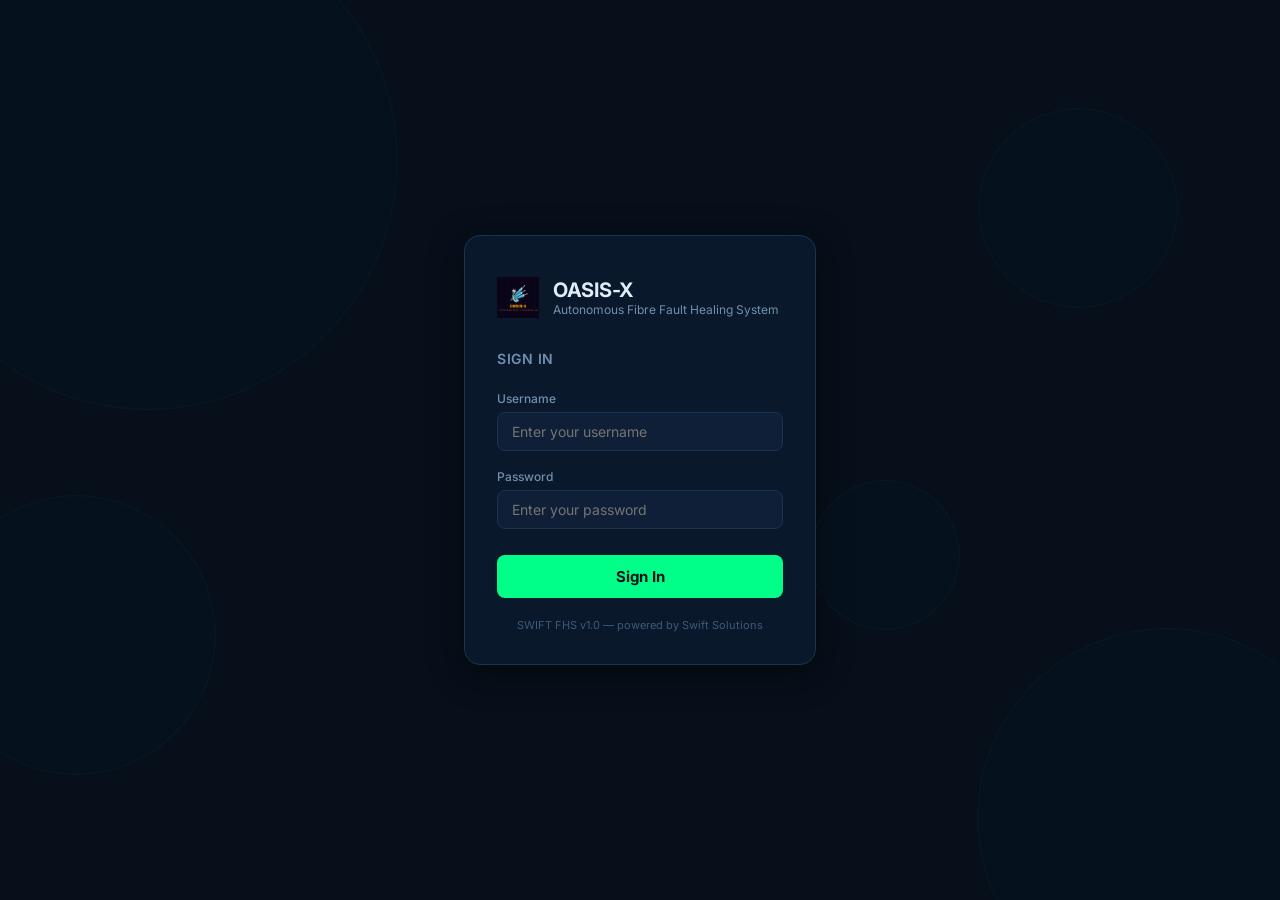
<file: login.html>
<!DOCTYPE html>
<html lang="en">
<head>
  <meta charset="UTF-8" />
  <meta name="viewport" content="width=device-width, initial-scale=1.0" />
  <title>OASIS-X — Login</title>
  <meta name="description" content="Login to OASIS-X Autonomous Fibre Fault Healing System" />
  <link rel="preconnect" href="https://fonts.googleapis.com" />
  <link href="https://fonts.googleapis.com/css2?family=Inter:wght@300;400;500;600;700;800&family=JetBrains+Mono:wght@400;500;600&display=swap" rel="stylesheet" />
  <link rel="icon" type="image/png" href="/static/oasis.png" />
  <style>
    * { margin: 0; padding: 0; box-sizing: border-box; }
    :root {
      --bg: #060f1a; --bg2: #0b1a2e; --bg3: #10233d;
      --border: #1a3450; --txt: #e0edf8; --txt2: #7090b0; --txt3: #3d5a7a;
      --accent: #00ff88; --accent-dim: rgba(0,255,136,0.15);
      --red: #ef4444; --font: 'Inter', system-ui, -apple-system, sans-serif;
    }
    html, body { height: 100%; background: var(--bg); color: var(--txt); font-family: var(--font); overflow: hidden; }
    body { display: flex; align-items: center; justify-content: center; position: relative; }

    /* ── Animated geometric background ── */
    .bg-shapes { position: fixed; inset: 0; pointer-events: none; overflow: hidden; z-index: 0; }
    .bg-shapes .shape {
      position: absolute; border-radius: 50%; opacity: 0.25;
      background: var(--bg2); border: 1px solid var(--border); will-change: transform;
      pointer-events: auto; cursor: pointer;
    }
    .shape-1 {
      width: 500px; height: 500px; top: -10%; left: -8%;
      animation: drift1 22s ease-in-out infinite alternate;
      background: radial-gradient(circle at 30% 30%, var(--bg3), transparent);
      border-radius: 42% 58% 65% 35% / 48% 52% 48% 52%;
    }
    .shape-2 {
      width: 380px; height: 380px; bottom: -12%; right: -6%;
      animation: drift2 26s ease-in-out infinite alternate;
      background: radial-gradient(circle at 70% 70%, var(--bg3), transparent);
      border-radius: 55% 45% 38% 62% / 52% 58% 42% 48%;
    }
    .shape-3 {
      width: 280px; height: 280px; top: 55%; left: -5%;
      animation: drift3 20s ease-in-out infinite alternate;
      background: radial-gradient(circle at 50% 50%, var(--border), transparent);
      border-radius: 62% 38% 48% 52% / 38% 55% 45% 62%;
      opacity: 0.12;
    }
    .shape-4 {
      width: 200px; height: 200px; top: 12%; right: 8%;
      animation: drift4 18s ease-in-out infinite alternate;
      background: radial-gradient(circle at 40% 60%, rgba(0,255,136,0.06), transparent);
      border: 1px solid rgba(0,255,136,0.08);
      border-radius: 30% 70% 70% 30% / 30% 30% 70% 70%;
      opacity: 0.4;
    }
    .shape-5 {
      width: 150px; height: 150px; bottom: 30%; right: 25%;
      animation: drift5 24s ease-in-out infinite alternate;
      background: var(--bg2);
      border-radius: 67% 33% 47% 53% / 57% 44% 56% 43%;
      opacity: 0.18;
    }
    .shape-6 {
      width: 60px; height: 60px; top: 30%; left: 50%;
      animation: drift6 15s ease-in-out infinite alternate;
      background: rgba(0,255,136,0.04);
      border: 1px solid rgba(0,255,136,0.06);
      border-radius: 50%;
      opacity: 0.3;
    }

    @keyframes drift1 {
      0%   { transform: translate(0, 0) rotate(0deg) scale(1); }
      100% { transform: translate(60px, 40px) rotate(12deg) scale(1.05); }
    }
    @keyframes drift2 {
      0%   { transform: translate(0, 0) rotate(0deg) scale(1); }
      100% { transform: translate(-50px, -30px) rotate(-8deg) scale(1.08); }
    }
    @keyframes drift3 {
      0%   { transform: translate(0, 0) rotate(0deg) scale(1); }
      100% { transform: translate(40px, -20px) rotate(15deg) scale(1.1); }
    }
    @keyframes drift4 {
      0%   { transform: translate(0, 0) rotate(0deg) scale(1); }
      100% { transform: translate(-20px, 30px) rotate(-10deg) scale(1.06); }
    }
    @keyframes drift5 {
      0%   { transform: translate(0, 0) rotate(0deg) scale(1); }
      100% { transform: translate(15px, -25px) rotate(20deg) scale(1.12); }
    }
    @keyframes drift6 {
      0%   { transform: translate(0, 0) scale(1); opacity: 0.3; }
      100% { transform: translate(30px, -40px) scale(1.5); opacity: 0.1; }
    }

    /* ── Disintegration particles ── */
    .particle {
      position: fixed; border-radius: 50%; pointer-events: none;
      z-index: 0; will-change: transform, opacity;
      animation: particleBurst 0.9s ease-out forwards;
    }
    @keyframes particleBurst {
      0%   { transform: translate(0, 0) scale(1); opacity: 0.6; }
      100% { transform: translate(var(--px), var(--py)) scale(0); opacity: 0; }
    }

    .login-wrap { position: relative; z-index: 1; width: 100%; max-width: 400px; padding: 24px; }
    .login-card {
      background: rgba(11,26,46,0.85); backdrop-filter: blur(12px);
      border: 1px solid var(--border); border-radius: 16px;
      padding: 40px 32px 32px; box-shadow: 0 8px 32px rgba(0,0,0,0.5);
    }
    .login-logo { display: flex; align-items: center; gap: 14px; margin-bottom: 32px; }
    .login-logo img { width: 42px; height: 42px; }
    .login-logo-text .title { font-size: 20px; font-weight: 700; letter-spacing: -0.3px; }
    .login-logo-text .sub { font-size: 12px; color: var(--txt2); }
    .login-title { font-size: 14px; font-weight: 600; color: var(--txt2); margin-bottom: 24px; text-transform: uppercase; letter-spacing: 0.5px; }
    .form-group { margin-bottom: 18px; }
    .form-group label { display: block; font-size: 12px; font-weight: 500; color: var(--txt2); margin-bottom: 6px; }
    .form-group input {
      width: 100%; padding: 10px 14px; border-radius: 8px; border: 1px solid var(--border);
      background: rgba(16,35,61,0.7); color: var(--txt); font-size: 14px; font-family: var(--font);
      outline: none; transition: border-color 0.2s;
    }
    .form-group input:focus { border-color: var(--accent); }
    .login-btn {
      width: 100%; padding: 12px; border-radius: 8px; border: none;
      background: var(--accent); color: #060f1a; font-size: 15px; font-weight: 700;
      cursor: pointer; font-family: var(--font); transition: opacity 0.2s; margin-top: 8px;
    }
    .login-btn:hover { opacity: 0.85; }
    .login-btn:disabled { opacity: 0.4; cursor: not-allowed; }
    .login-error { color: var(--red); font-size: 13px; margin-bottom: 8px; text-align: center; display: none; }
    .login-error.show { display: block; }
    .login-footer { text-align: center; margin-top: 20px; font-size: 11px; color: var(--txt3); }
    .login-spinner { display: none; vertical-align: middle; margin-right: 6px; }
    .login-btn.loading .login-spinner { display: inline-block; }
    .login-btn.loading .login-text { opacity: 0.6; }
  </style>
</head>
<body>
  <div class="bg-shapes">
    <div class="shape shape-1"></div>
    <div class="shape shape-2"></div>
    <div class="shape shape-3"></div>
    <div class="shape shape-4"></div>
    <div class="shape shape-5"></div>
    <div class="shape shape-6"></div>
  </div>
  <div class="login-wrap">
    <div class="login-card">
      <div class="login-logo">
        <img src="/static/oasis.png" alt="OASIS-X" />
        <div class="login-logo-text">
          <div class="title">OASIS-X</div>
          <div class="sub">Autonomous Fibre Fault Healing System</div>
        </div>
      </div>
      <div class="login-title">Sign in</div>
      <form id="login-form" autocomplete="off">
        <div class="form-group">
          <label for="username">Username</label>
          <input type="text" id="username" name="username" placeholder="Enter your username" required autocomplete="username" />
        </div>
        <div class="form-group">
          <label for="password">Password</label>
          <input type="password" id="password" name="password" placeholder="Enter your password" required autocomplete="current-password" />
        </div>
        <div class="login-error" id="login-error"></div>
        <button type="submit" class="login-btn" id="login-btn">
          <span class="login-spinner">⏳</span>
          <span class="login-text">Sign In</span>
        </button>
      </form>
      <div class="login-footer">SWIFT FHS v1.0 &mdash; powered by Swift Solutions</div>
    </div>
  </div>
  <script>
    /* ── Interactive blobs ── */
    const shapes = document.querySelectorAll('.bg-shapes .shape');
    const container = document.querySelector('.bg-shapes');
    const state = [];

    shapes.forEach((el, i) => {
      const cs = getComputedStyle(el);
      state[i] = {
        baseOpacity: parseFloat(cs.opacity),
        br: cs.borderRadius,
      };
    });

    let rafId = null;
    document.addEventListener('mousemove', (e) => {
      if (rafId) return;
      rafId = requestAnimationFrame(() => {
        rafId = null;
        const cx = window.innerWidth / 2, cy = window.innerHeight / 2;
        const dx = (e.clientX - cx) / cx, dy = (e.clientY - cy) / cy;
        shapes.forEach((el, i) => {
          const s = state[i];
          const f = 6 + i * 3;
          const rect = el.getBoundingClientRect();
          const ecx = rect.left + rect.width / 2, ecy = rect.top + rect.height / 2;
          const dist = Math.hypot(e.clientX - ecx, e.clientY - ecy);
          const close = Math.max(0, 1 - dist / 220);
          const morph = close * 18;
          const br = [
            [42,58,65,35,48,52,48,52], [55,45,38,62,52,58,42,48],
            [62,38,48,52,38,55,45,62], [30,70,70,30,30,30,70,70],
            [67,33,47,53,57,44,56,43], [50,50,50,50,50,50,50,50]
          ][i];
          const lerp = (a, b, t) => a + (b - a) * t;
          const jitter = (n) => n + (Math.random() - 0.5) * close * 20;
          const br1 = br.slice(0,4).map((v, idx) => jitter(lerp(v, 50 - idx * 3, close)) + '%').join(' ');
          const br2 = br.slice(4).map((v, idx) => jitter(lerp(v, 50 + idx * 2, close)) + '%').join(' ');
          el.style.transform = `translate(${dx * f + close * (Math.random() - 0.5) * 30}px, ${dy * f + close * (Math.random() - 0.5) * 30}px)`;
          el.style.borderRadius = br1 + ' / ' + br2;
          el.style.opacity = Math.min(1, s.baseOpacity + close * 0.3);
        });
      });
    });

    container.addEventListener('click', (e) => {
      const target = e.target.closest('.shape');
      if (!target) return;
      const rect = target.getBoundingClientRect();
      const cx = rect.left + rect.width / 2, cy = rect.top + rect.height / 2;
      const color = getComputedStyle(target).background;
      target.style.transition = 'opacity 0.3s';
      target.style.opacity = '0';
      setTimeout(() => target.remove(), 300);
      for (let i = 0; i < 24; i++) {
        const p = document.createElement('div');
        p.className = 'particle';
        const size = 4 + Math.random() * 24;
        const angle = Math.random() * 2 * Math.PI;
        const dist = 80 + Math.random() * 350;
        p.style.cssText = `
          left:${cx - size/2}px; top:${cy - size/2}px;
          width:${size}px; height:${size}px;
          background:${color};
          --px:${Math.cos(angle) * dist}px; --py:${Math.sin(angle) * dist}px;
          border: 1px solid rgba(0,255,136,0.15);
        `;
        container.appendChild(p);
        setTimeout(() => p.remove(), 1000);
      }
    });

    document.getElementById('login-form').addEventListener('submit', async (e) => {
      e.preventDefault();
      const btn = document.getElementById('login-btn');
      const err = document.getElementById('login-error');
      const username = document.getElementById('username').value.trim();
      const password = document.getElementById('password').value;
      if (!username || !password) { err.textContent = 'Please enter username and password'; err.classList.add('show'); return; }
      btn.classList.add('loading');
      btn.disabled = true;
      err.classList.remove('show');
      try {
        const r = await fetch('/api/auth/login', {
          method: 'POST',
          headers: { 'Content-Type': 'application/json' },
          body: JSON.stringify({ username, password }),
        });
        const data = await r.json();
        if (!r.ok) { err.textContent = data.detail || 'Login failed'; err.classList.add('show'); return; }
        localStorage.setItem('token', data.access_token);
        window.location.href = '/';
      } catch (e) {
        err.textContent = 'Connection error. Is the server running?';
        err.classList.add('show');
      } finally {
        btn.classList.remove('loading');
        btn.disabled = false;
      }
    });
  </script>
</body>
</html>
</file>
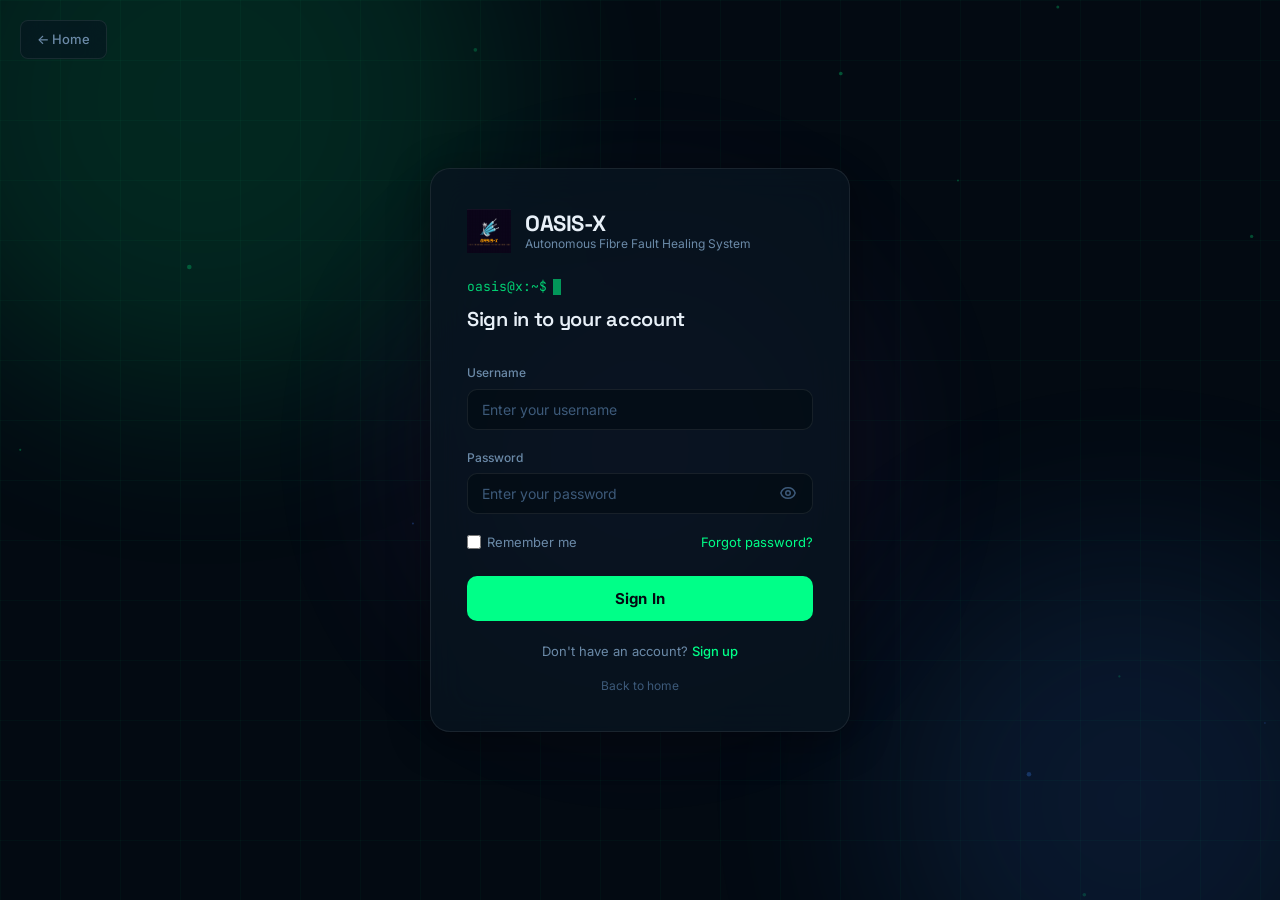
<file: static/login.html>
<!DOCTYPE html>
<html lang="en">
<head>
  <meta charset="UTF-8" />
  <meta name="viewport" content="width=device-width, initial-scale=1.0" />
  <title>OASIS-X — Login</title>
  <meta name="description" content="Login to OASIS-X Autonomous Fibre Fault Healing System" />
  <link rel="preconnect" href="https://fonts.googleapis.com" />
  <link rel="preconnect" href="https://fonts.gstatic.com" crossorigin />
  <link href="https://fonts.googleapis.com/css2?family=Space+Grotesk:wght@400;500;600;700&family=Inter:wght@300;400;500;600;700;800&family=JetBrains+Mono:wght@400;500;600&display=swap" rel="stylesheet" />
  <link rel="icon" type="image/png" href="/static/oasis.png" />
  <style>
    *, *::before, *::after { margin: 0; padding: 0; box-sizing: border-box; }

    :root {
      --bg: #030a12;
      --bg-card: rgba(8, 20, 32, 0.8);
      --accent: #00ff88;
      --blue: #3b82f6;
      --cyan: #22d3ee;
      --purple: #a855f7;
      --txt: #e8f0f8;
      --txt2: #6b8aa8;
      --txt3: #3d5a7a;
      --border: rgba(255, 255, 255, 0.08);
      --red: #ef4444;
      --font-display: 'Space Grotesk', sans-serif;
      --font-body: 'Inter', system-ui, -apple-system, sans-serif;
      --font-mono: 'JetBrains Mono', monospace;
    }

    html, body {
      height: 100%;
      background: var(--bg);
      color: var(--txt);
      font-family: var(--font-body);
      overflow-y: auto;
      line-height: 1.6;
    }

    /* ── Canvas background ── */
    #fibreCanvas {
      position: fixed;
      inset: 0;
      z-index: 0;
      pointer-events: none;
    }

    /* ── Animated grid ── */
    .grid-bg {
      position: fixed;
      inset: 0;
      z-index: 0;
      pointer-events: none;
      background-image:
        linear-gradient(rgba(0, 255, 136, 0.03) 1px, transparent 1px),
        linear-gradient(90deg, rgba(0, 255, 136, 0.03) 1px, transparent 1px);
      background-size: 60px 60px;
      animation: gridDrift 20s linear infinite;
    }

    @keyframes gridDrift {
      0% { transform: translate(0, 0); }
      100% { transform: translate(60px, 60px); }
    }

    /* ── Glowing orbs ── */
    .orb {
      position: fixed;
      border-radius: 50%;
      pointer-events: none;
      z-index: 0;
      filter: blur(100px);
      opacity: 0.12;
    }
    .orb-1 {
      width: 600px; height: 600px;
      background: var(--accent);
      top: -200px; left: -100px;
      animation: orbFloat1 18s ease-in-out infinite alternate;
    }
    .orb-2 {
      width: 500px; height: 500px;
      background: var(--blue);
      bottom: -150px; right: -100px;
      animation: orbFloat2 22s ease-in-out infinite alternate;
    }
    .orb-3 {
      width: 400px; height: 400px;
      background: var(--purple);
      top: 50%; left: 50%;
      transform: translate(-50%, -50%);
      animation: orbFloat3 15s ease-in-out infinite alternate;
    }

    @keyframes orbFloat1 {
      0% { transform: translate(0, 0) scale(1); }
      100% { transform: translate(80px, 60px) scale(1.1); }
    }
    @keyframes orbFloat2 {
      0% { transform: translate(0, 0) scale(1); }
      100% { transform: translate(-60px, -80px) scale(1.15); }
    }
    @keyframes orbFloat3 {
      0% { transform: translate(-50%, -50%) scale(1); }
      100% { transform: translate(-40%, -60%) scale(1.2); }
    }

    /* ── Back button ── */
    .back-home {
      position: fixed;
      top: 20px;
      left: 20px;
      z-index: 100;
      display: inline-flex;
      align-items: center;
      gap: 6px;
      padding: 8px 16px;
      border-radius: 8px;
      background: rgba(8, 20, 32, 0.6);
      backdrop-filter: blur(12px);
      border: 1px solid var(--border);
      color: var(--txt2);
      font-size: 13px;
      font-weight: 500;
      text-decoration: none;
      font-family: var(--font-body);
      transition: all 0.2s ease;
    }
    .back-home:hover {
      color: var(--accent);
      border-color: rgba(0, 255, 136, 0.3);
      background: rgba(0, 255, 136, 0.06);
    }

    /* ── Login wrapper ── */
    .login-wrap {
      position: relative;
      z-index: 1;
      display: flex;
      align-items: center;
      justify-content: center;
      min-height: 100vh;
      padding: 40px 24px;
    }

    /* ── Login card ── */
    .login-card {
      width: 100%;
      max-width: 420px;
      background: var(--bg-card);
      backdrop-filter: blur(20px);
      -webkit-backdrop-filter: blur(20px);
      border: 1px solid var(--border);
      border-radius: 20px;
      padding: 40px 36px 36px;
      box-shadow: 0 8px 40px rgba(0, 0, 0, 0.4);
      transition: box-shadow 0.3s ease;
    }
    .login-card:hover {
      box-shadow: 0 0 40px rgba(0, 255, 136, 0.08);
    }

    /* ── Logo ── */
    .login-logo {
      display: flex;
      align-items: center;
      gap: 14px;
      margin-bottom: 8px;
      text-decoration: none;
    }
    .login-logo img {
      width: 44px;
      height: 44px;
    }
    .login-logo-text {
      display: flex;
      flex-direction: column;
    }
    .login-logo-text .title {
      font-family: var(--font-display);
      font-size: 22px;
      font-weight: 700;
      color: var(--txt);
      letter-spacing: -0.5px;
      line-height: 1.2;
    }
    .login-logo-text .sub {
      font-size: 12px;
      color: var(--txt2);
      line-height: 1.3;
    }

    /* ── Terminal prefix ── */
    .terminal-prefix {
      display: flex;
      align-items: center;
      gap: 6px;
      margin: 24px 0 6px;
      font-family: var(--font-mono);
      font-size: 13px;
      color: var(--accent);
      opacity: 0.8;
    }
    .terminal-prefix .cursor {
      display: inline-block;
      width: 8px;
      height: 16px;
      background: var(--accent);
      animation: blink 1s step-end infinite;
      opacity: 0.7;
    }
    @keyframes blink {
      50% { opacity: 0; }
    }

    /* ── Heading ── */
    .login-heading {
      font-family: var(--font-display);
      font-size: 20px;
      font-weight: 600;
      color: var(--txt);
      margin-bottom: 28px;
      letter-spacing: -0.3px;
    }

    /* ── Form groups ── */
    .form-group {
      margin-bottom: 18px;
    }
    .form-group label {
      display: block;
      font-size: 12px;
      font-weight: 500;
      color: var(--txt2);
      margin-bottom: 6px;
    }
    .input-wrap {
      position: relative;
    }
    .form-group input {
      width: 100%;
      padding: 11px 14px;
      border-radius: 10px;
      border: 1px solid var(--border);
      background: rgba(3, 10, 18, 0.6);
      color: var(--txt);
      font-size: 14px;
      font-family: var(--font-body);
      outline: none;
      transition: border-color 0.2s ease, box-shadow 0.2s ease;
    }
    .form-group input::placeholder {
      color: var(--txt3);
    }
    .form-group input:focus {
      border-color: rgba(0, 255, 136, 0.4);
      box-shadow: 0 0 0 3px rgba(0, 255, 136, 0.06);
    }

    /* ── Password toggle ── */
    .toggle-pw {
      position: absolute;
      top: 50%;
      right: 12px;
      transform: translateY(-50%);
      background: none;
      border: none;
      cursor: pointer;
      color: var(--txt3);
      padding: 4px;
      display: flex;
      align-items: center;
      justify-content: center;
      transition: color 0.2s;
    }
    .toggle-pw:hover {
      color: var(--txt2);
    }
    .toggle-pw svg {
      width: 18px;
      height: 18px;
    }

    /* ── Remember / Forgot row ── */
    .form-options {
      display: flex;
      align-items: center;
      justify-content: space-between;
      margin-bottom: 24px;
      font-size: 13px;
    }
    .form-options label {
      display: flex;
      align-items: center;
      gap: 6px;
      color: var(--txt2);
      cursor: pointer;
      user-select: none;
    }
    .form-options input[type="checkbox"] {
      width: 14px;
      height: 14px;
      accent-color: var(--accent);
      cursor: pointer;
    }
    .form-options a {
      color: var(--accent);
      text-decoration: none;
      font-size: 13px;
      transition: opacity 0.2s;
    }
    .form-options a:hover {
      opacity: 0.8;
    }

    /* ── Submit button ── */
    .login-btn {
      width: 100%;
      padding: 13px;
      border-radius: 10px;
      border: none;
      background: var(--accent);
      color: #030a12;
      font-size: 15px;
      font-weight: 700;
      font-family: var(--font-body);
      cursor: pointer;
      transition: opacity 0.2s ease, transform 0.15s ease;
      letter-spacing: 0.2px;
    }
    .login-btn:hover {
      opacity: 0.9;
    }
    .login-btn:active {
      transform: scale(0.985);
    }
    .login-btn:disabled {
      opacity: 0.5;
      cursor: not-allowed;
      transform: none;
    }

    /* ── Error message ── */
    .login-error {
      color: var(--red);
      font-size: 13px;
      text-align: center;
      margin-bottom: 12px;
      display: none;
      line-height: 1.4;
    }
    .login-error.show {
      display: block;
    }

    /* ── Footer links ── */
    .login-footer {
      text-align: center;
      margin-top: 20px;
      font-size: 13px;
      color: var(--txt2);
    }
    .login-footer a {
      color: var(--accent);
      text-decoration: none;
      font-weight: 500;
      transition: opacity 0.2s;
    }
    .login-footer a:hover {
      opacity: 0.8;
    }
    .login-bottom-link {
      text-align: center;
      margin-top: 14px;
      font-size: 12px;
    }
    .login-bottom-link a {
      color: var(--txt3);
      text-decoration: none;
      transition: color 0.2s;
    }
    .login-bottom-link a:hover {
      color: var(--txt2);
    }

    /* ── Responsive ── */
    @media (max-width: 480px) {
      .login-wrap {
        padding: 24px 16px;
        align-items: flex-start;
        padding-top: 60px;
      }
      .login-card {
        padding: 32px 20px 28px;
        border-radius: 16px;
      }
      .login-logo img {
        width: 36px;
        height: 36px;
      }
      .login-logo-text .title {
        font-size: 18px;
      }
      .login-heading {
        font-size: 18px;
      }
      .form-group input {
        padding: 10px 12px;
        font-size: 13px;
      }
      .login-btn {
        padding: 12px;
        font-size: 14px;
      }
    }
  </style>
</head>
<body>

  <!-- Background layers -->
  <canvas id="fibreCanvas"></canvas>
  <div class="grid-bg"></div>
  <div class="orb orb-1"></div>
  <div class="orb orb-2"></div>
  <div class="orb orb-3"></div>

  <!-- Back button -->
  <a href="/" class="back-home">&larr; Home</a>

  <!-- Login card -->
  <div class="login-wrap">
    <div class="login-card">

      <a href="/" class="login-logo">
        <img src="/static/oasis.png" alt="OASIS-X" />
        <div class="login-logo-text">
          <div class="title">OASIS-X</div>
          <div class="sub">Autonomous Fibre Fault Healing System</div>
        </div>
      </a>

      <div class="terminal-prefix">
        <span>oasis@x:~$</span>
        <span class="cursor"></span>
      </div>

      <h1 class="login-heading">Sign in to your account</h1>

      <form id="login-form" autocomplete="off">
        <div class="form-group">
          <label for="username">Username</label>
          <input type="text" id="username" name="username" placeholder="Enter your username" required autocomplete="username" />
        </div>

        <div class="form-group">
          <label for="password">Password</label>
          <div class="input-wrap">
            <input type="password" id="password" name="password" placeholder="Enter your password" required autocomplete="current-password" />
            <button type="button" class="toggle-pw" id="togglePw" aria-label="Show password">
              <svg id="eyeOpen" xmlns="http://www.w3.org/2000/svg" fill="none" viewBox="0 0 24 24" stroke="currentColor" stroke-width="2">
                <path stroke-linecap="round" stroke-linejoin="round" d="M15 12a3 3 0 11-6 0 3 3 0 016 0z" />
                <path stroke-linecap="round" stroke-linejoin="round" d="M2.458 12C3.732 7.943 7.523 5 12 5c4.478 0 8.268 2.943 9.542 7-1.274 4.057-5.064 7-9.542 7-4.477 0-8.268-2.943-9.542-7z" />
              </svg>
              <svg id="eyeClosed" xmlns="http://www.w3.org/2000/svg" fill="none" viewBox="0 0 24 24" stroke="currentColor" stroke-width="2" style="display:none">
                <path stroke-linecap="round" stroke-linejoin="round" d="M13.875 18.825A10.05 10.05 0 0112 19c-4.478 0-8.268-2.943-9.543-7a9.97 9.97 0 011.563-3.029m5.858.908a3 3 0 114.243 4.243M9.878 9.878l4.242 4.242M3 3l18 18" />
              </svg>
            </button>
          </div>
        </div>

        <div class="form-options">
          <label>
            <input type="checkbox" id="remember" />
            Remember me
          </label>
          <a href="#" id="forgot-password-link">Forgot password?</a>
        </div>

        <div class="login-error" id="login-error"></div>

        <button type="submit" class="login-btn" id="login-btn">Sign In</button>
      </form>

      <div class="login-footer">
        Don't have an account? <a href="/signup">Sign up</a>
      </div>
      <div class="login-bottom-link">
        <a href="/">Back to home</a>
      </div>

    </div>
  </div>

  <!-- Forgot Password Modal -->
  <div id="forgot-modal" style="display:none;position:fixed;inset:0;z-index:1000;background:rgba(0,0,0,0.7);backdrop-filter:blur(4px);align-items:center;justify-content:center;">
    <div style="background:rgba(8,20,32,0.95);border:1px solid rgba(255,255,255,0.08);border-radius:16px;padding:32px;max-width:400px;width:90%;position:relative;backdrop-filter:blur(20px);">
      <button onclick="document.getElementById('forgot-modal').style.display='none'" style="position:absolute;top:12px;right:12px;background:none;border:none;color:#6b8aa8;font-size:18px;cursor:pointer;transition:color 0.2s;" onmouseover="this.style.color='#e8f0f8'" onmouseout="this.style.color='#6b8aa8'">&#10005;</button>
      <h3 style="font-family:'Space Grotesk',sans-serif;font-size:18px;font-weight:700;color:#e8f0f8;margin-bottom:8px;">Reset Password</h3>
      <p style="font-size:13px;color:#6b8aa8;margin-bottom:20px;">Enter your email address and we'll send you a link to reset your password.</p>
      <div style="margin-bottom:16px;">
        <label style="display:block;font-size:12px;font-weight:500;color:#6b8aa8;margin-bottom:6px;">Email Address</label>
        <input type="email" id="forgot-email" placeholder="Enter your email" style="width:100%;padding:10px 14px;border-radius:10px;border:1px solid rgba(255,255,255,0.08);background:rgba(3,10,18,0.6);color:#e8f0f8;font-size:14px;font-family:'Inter',sans-serif;outline:none;transition:border-color 0.2s;" onfocus="this.style.borderColor='rgba(0,255,136,0.4)'" onblur="this.style.borderColor='rgba(255,255,255,0.08)'" />
      </div>
      <div id="forgot-message" style="font-size:13px;margin-bottom:12px;display:none;"></div>
      <button onclick="handleForgotPassword()" style="width:100%;padding:12px;border-radius:10px;border:none;background:#00ff88;color:#030a12;font-size:15px;font-weight:700;cursor:pointer;font-family:'Inter',sans-serif;transition:opacity 0.2s;" onmouseover="this.style.opacity='0.9'" onmouseout="this.style.opacity='1'">Send Reset Link</button>
    </div>
  </div>

  <script>
    /* ── Canvas fibre-optic particles ── */
    (function() {
      const canvas = document.getElementById('fibreCanvas');
      const ctx = canvas.getContext('2d');
      let w, h;

      function resize() {
        w = canvas.width = window.innerWidth;
        h = canvas.height = window.innerHeight;
      }
      resize();
      window.addEventListener('resize', resize);

      const DOTS = 18;
      const dots = [];

      for (let i = 0; i < DOTS; i++) {
        dots.push({
          x: Math.random() * (w || window.innerWidth),
          y: Math.random() * (h || window.innerHeight),
          vx: (Math.random() - 0.5) * 0.3,
          vy: (Math.random() - 0.5) * 0.15 - 0.1,
          r: Math.random() * 1.5 + 0.8,
          alpha: Math.random() * 0.25 + 0.08,
          color: Math.random() > 0.3
            ? `rgba(0, 255, 136, ALPHA)`
            : `rgba(59, 130, 246, ALPHA)`,
        });
      }

      function draw() {
        ctx.clearRect(0, 0, w, h);

        for (const d of dots) {
          d.x += d.vx;
          d.y += d.vy;

          if (d.x < -10) d.x = w + 10;
          if (d.x > w + 10) d.x = -10;
          if (d.y < -10) d.y = h + 10;
          if (d.y > h + 10) d.y = -10;

          ctx.beginPath();
          ctx.arc(d.x, d.y, d.r, 0, Math.PI * 2);
          ctx.fillStyle = d.color.replace('ALPHA', d.alpha);
          ctx.fill();
        }

        requestAnimationFrame(draw);
      }
      draw();
    })();

    /* ── Password show/hide toggle ── */
    const pwInput = document.getElementById('password');
    const toggleBtn = document.getElementById('togglePw');
    const eyeOpen = document.getElementById('eyeOpen');
    const eyeClosed = document.getElementById('eyeClosed');

    toggleBtn.addEventListener('click', function() {
      const isPassword = pwInput.type === 'password';
      pwInput.type = isPassword ? 'text' : 'password';
      eyeOpen.style.display = isPassword ? 'none' : 'block';
      eyeClosed.style.display = isPassword ? 'block' : 'none';
    });

    /* ── Forgot Password modal ── */
    document.getElementById('forgot-password-link').addEventListener('click', function(e) {
      e.preventDefault();
      document.getElementById('forgot-modal').style.display = 'flex';
    });

    document.getElementById('forgot-modal').addEventListener('click', function(e) {
      if (e.target === this) this.style.display = 'none';
    });

    function handleForgotPassword() {
      const email = document.getElementById('forgot-email').value.trim();
      const msg = document.getElementById('forgot-message');
      if (!email) {
        msg.textContent = 'Please enter your email address.';
        msg.style.color = '#ef4444';
        msg.style.display = 'block';
        return;
      }
      msg.textContent = 'If an account exists with this email, a password reset link has been sent.';
      msg.style.color = '#00ff88';
      msg.style.display = 'block';
      setTimeout(function() {
        document.getElementById('forgot-modal').style.display = 'none';
        msg.style.display = 'none';
        document.getElementById('forgot-email').value = '';
      }, 3000);
    }

    /* ── Login form submission ── */
    document.getElementById('login-form').addEventListener('submit', async function(e) {
      e.preventDefault();

      const btn = document.getElementById('login-btn');
      const err = document.getElementById('login-error');
      const username = document.getElementById('username').value.trim();
      const password = document.getElementById('password').value;

      if (!username || !password) {
        err.textContent = 'Please enter both username and password.';
        err.classList.add('show');
        return;
      }

      btn.disabled = true;
      btn.textContent = 'Signing in...';
      err.classList.remove('show');

      try {
        const res = await fetch('/api/auth/login', {
          method: 'POST',
          headers: { 'Content-Type': 'application/json' },
          body: JSON.stringify({ username: username, password: password }),
        });

        const data = await res.json();

        if (!res.ok) {
          err.textContent = data.detail || 'Login failed. Please check your credentials.';
          err.classList.add('show');
          btn.disabled = false;
          btn.textContent = 'Sign In';
          return;
        }

        localStorage.setItem('token', data.access_token);
        window.location.href = '/dashboard';
      } catch (error) {
        err.textContent = 'Connection error. Is the server running?';
        err.classList.add('show');
        btn.disabled = false;
        btn.textContent = 'Sign In';
      }
    });
  </script>
  <script src="/static/transition.js"></script>
</body>
</html>
</file>
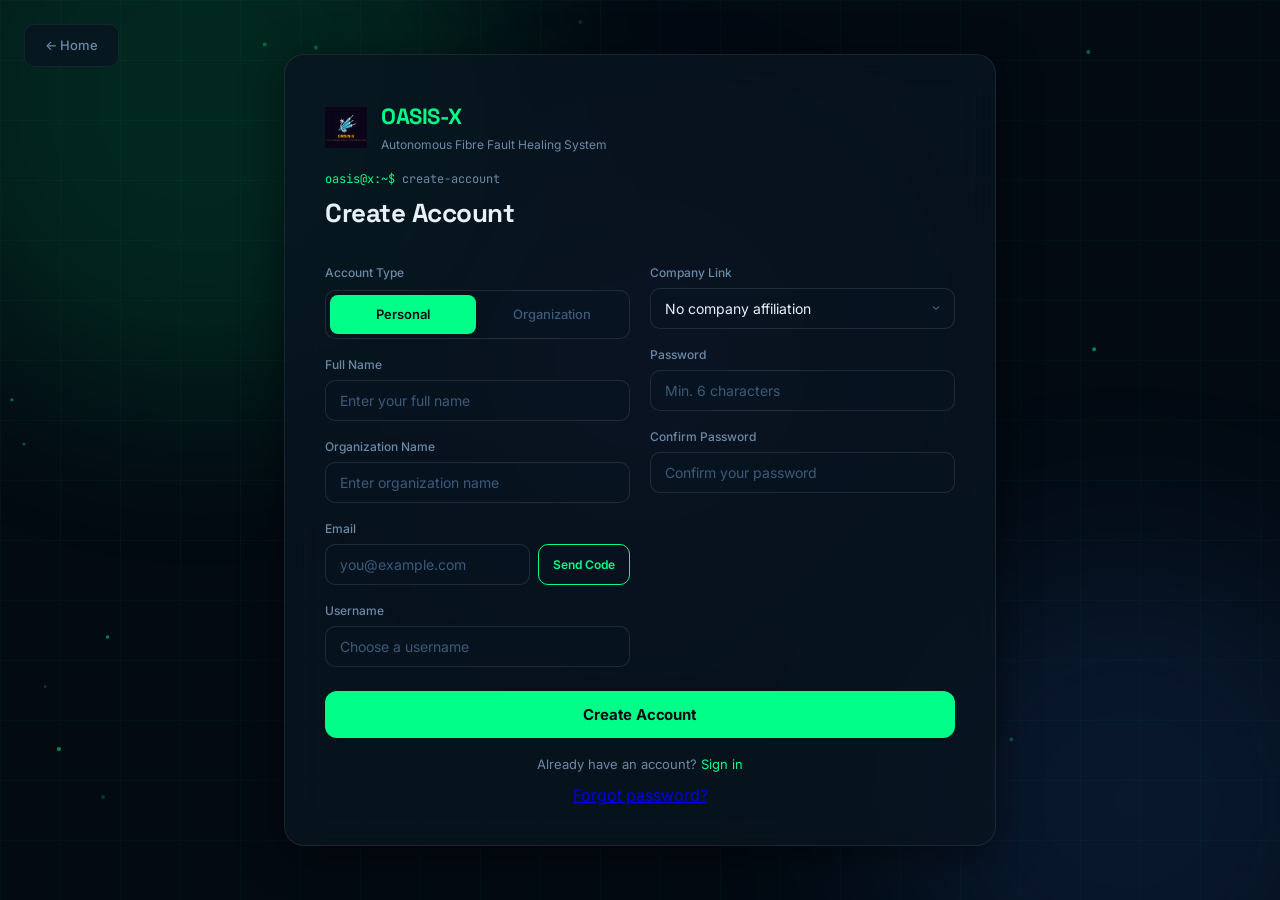
<file: static/signup.html>
<!DOCTYPE html>
<html lang="en">
<head>
  <meta charset="UTF-8" />
  <meta name="viewport" content="width=device-width, initial-scale=1.0" />
  <title>OASIS-X — Create Account</title>
  <meta name="description" content="Create an account for OASIS-X Autonomous Fibre Fault Healing System" />
  <link rel="preconnect" href="https://fonts.googleapis.com" />
  <link rel="preconnect" href="https://fonts.gstatic.com" crossorigin />
  <link href="https://fonts.googleapis.com/css2?family=Space+Grotesk:wght@400;500;600;700&family=Inter:wght@300;400;500;600;700;800&family=JetBrains+Mono:wght@400;500;600&display=swap" rel="stylesheet" />
  <link rel="icon" type="image/png" href="/static/oasis.png" />
  <style>
    *, *::before, *::after { margin: 0; padding: 0; box-sizing: border-box; }

    :root {
      --bg: #030a12;
      --bg2: #081420;
      --accent: #00ff88;
      --accent-dim: rgba(0, 255, 136, 0.15);
      --blue: #3b82f6;
      --purple: #a855f7;
      --red: #ef4444;
      --txt: #e8f0f8;
      --txt2: #6b8aa8;
      --txt3: #3d5a7a;
      --border: rgba(255, 255, 255, 0.06);
      --border2: rgba(255, 255, 255, 0.1);
      --font-display: 'Space Grotesk', sans-serif;
      --font-body: 'Inter', system-ui, -apple-system, sans-serif;
      --font-mono: 'JetBrains Mono', monospace;
    }

    html { scroll-behavior: smooth; }

    body {
      background: var(--bg);
      color: var(--txt);
      font-family: var(--font-body);
      overflow-y: auto;
      overflow-x: hidden;
      line-height: 1.6;
      display: flex;
      align-items: center;
      justify-content: center;
      min-height: 100vh;
    }

    /* ── Canvas background ── */
    #fibreCanvas {
      position: fixed;
      inset: 0;
      z-index: 0;
      pointer-events: none;
    }

    /* ── Animated grid ── */
    .grid-bg {
      position: fixed;
      inset: 0;
      z-index: 0;
      pointer-events: none;
      background-image:
        linear-gradient(rgba(0, 255, 136, 0.03) 1px, transparent 1px),
        linear-gradient(90deg, rgba(0, 255, 136, 0.03) 1px, transparent 1px);
      background-size: 60px 60px;
      animation: gridDrift 20s linear infinite;
    }

    @keyframes gridDrift {
      0% { transform: translate(0, 0); }
      100% { transform: translate(60px, 60px); }
    }

    /* ── Glowing orbs ── */
    .orb {
      position: fixed;
      border-radius: 50%;
      pointer-events: none;
      z-index: 0;
      filter: blur(100px);
      opacity: 0.12;
    }
    .orb-1 {
      width: 600px; height: 600px;
      background: var(--accent);
      top: -200px; left: -100px;
      animation: orbFloat1 18s ease-in-out infinite alternate;
    }
    .orb-2 {
      width: 500px; height: 500px;
      background: var(--blue);
      bottom: -150px; right: -100px;
      animation: orbFloat2 22s ease-in-out infinite alternate;
    }
    .orb-3 {
      width: 400px; height: 400px;
      background: var(--purple);
      top: 40%; left: 50%;
      transform: translate(-50%, -50%);
      animation: orbFloat3 15s ease-in-out infinite alternate;
    }

    @keyframes orbFloat1 {
      0% { transform: translate(0, 0) scale(1); }
      100% { transform: translate(80px, 60px) scale(1.1); }
    }
    @keyframes orbFloat2 {
      0% { transform: translate(0, 0) scale(1); }
      100% { transform: translate(-60px, -80px) scale(1.15); }
    }
    @keyframes orbFloat3 {
      0% { transform: translate(-50%, -50%) scale(1); }
      100% { transform: translate(-40%, -60%) scale(1.2); }
    }

    /* ── Back button ── */
    .back-to-landing {
      position: fixed; top: 24px; left: 24px; z-index: 100;
      padding: 10px 20px; border-radius: 10px;
      background: rgba(8, 20, 32, 0.8); backdrop-filter: blur(12px);
      border: 1px solid var(--border); color: var(--txt2);
      font-size: 13px; font-weight: 500; text-decoration: none;
      transition: all 0.25s; font-family: var(--font-body);
      display: inline-flex; align-items: center; gap: 6px;
    }
    .back-to-landing:hover {
      color: var(--accent);
      border-color: rgba(0, 255, 136, 0.3);
      background: rgba(0, 255, 136, 0.05);
    }

    /* ── Card wrapper ── */
    .signup-wrap {
      position: relative; z-index: 1;
      width: 100%; max-width: 760px; padding: 24px;
    }

    /* ── Glass card ── */
    .signup-card {
      background: rgba(8, 20, 32, 0.8);
      backdrop-filter: blur(20px);
      -webkit-backdrop-filter: blur(20px);
      border: 1px solid rgba(255, 255, 255, 0.08);
      border-radius: 20px;
      padding: 44px 40px 36px;
      box-shadow: 0 8px 40px rgba(0, 0, 0, 0.5);
      transition: box-shadow 0.35s ease, border-color 0.35s ease;
    }
    .signup-card:hover {
      border-color: rgba(255, 255, 255, 0.12);
      box-shadow: 0 8px 40px rgba(0, 0, 0, 0.5), 0 0 60px rgba(0, 255, 136, 0.04);
    }

    /* ── Logo ── */
    .signup-logo {
      display: flex; align-items: center; gap: 14px; margin-bottom: 6px;
      text-decoration: none;
    }
    .signup-logo img {
      width: 42px; height: 42px; position: relative;
    }
    .signup-logo img.loading {
      animation: logoBrighten 1.5s ease-in-out infinite;
    }
    @keyframes logoBrighten {
      0%   { filter: brightness(0.4) saturate(0.5); }
      50%  { filter: brightness(1.2) saturate(1.2); }
      100% { filter: brightness(0.4) saturate(0.5); }
    }
    .signup-logo-text .title {
      font-family: var(--font-display);
      font-size: 22px; font-weight: 700; letter-spacing: -0.5px;
      color: var(--accent);
    }
    .signup-logo-text .sub {
      font-size: 12px; color: var(--txt2); font-weight: 400;
    }

    /* ── Terminal prefix ── */
    .terminal-prefix {
      font-family: var(--font-mono);
      font-size: 12px;
      color: var(--txt2);
      margin: 16px 0 4px;
      user-select: none;
    }
    .terminal-prefix span { color: var(--accent); }

    /* ── Heading ── */
    .signup-heading {
      font-family: var(--font-display);
      font-size: 26px;
      font-weight: 700;
      color: var(--txt);
      margin-bottom: 28px;
      letter-spacing: -0.5px;
    }

    /* ── Two-column grid ── */
    .signup-columns {
      display: grid;
      grid-template-columns: 1fr 1fr;
      gap: 20px;
    }
    .signup-col {
      display: flex; flex-direction: column;
    }

    /* ── Form groups ── */
    .form-group { margin-bottom: 16px; }
    .form-group label {
      display: block; font-size: 12px; font-weight: 500;
      color: var(--txt2); margin-bottom: 6px;
    }
    .form-group input, .form-group select {
      width: 100%; padding: 11px 14px; border-radius: 10px;
      border: 1px solid var(--border2);
      background: rgba(8, 20, 32, 0.6); color: var(--txt);
      font-size: 14px; font-family: var(--font-body);
      outline: none; transition: border-color 0.25s, box-shadow 0.25s;
    }
    .form-group input::placeholder { color: var(--txt3); }
    .form-group input:focus, .form-group select:focus {
      border-color: var(--accent);
      box-shadow: 0 0 0 3px rgba(0, 255, 136, 0.08);
    }
    .form-group select {
      cursor: pointer; appearance: none;
      background-image: url("data:image/svg+xml,%3Csvg xmlns='http://www.w3.org/2000/svg' width='12' height='12' viewBox='0 0 24 24' fill='none' stroke='%236b8aa8' stroke-width='2'%3E%3Cpath d='M6 9l6 6 6-6'/%3E%3C/svg%3E");
      background-repeat: no-repeat;
      background-position: right 12px center;
    }
    .form-group select option { background: var(--bg2); color: var(--txt); }
    .form-group.hidden { display: none; }

    /* ── Account type toggle ── */
    .toggle-group { margin-bottom: 16px; }
    .toggle-group > label {
      display: block; font-size: 12px; font-weight: 500;
      color: var(--txt2); margin-bottom: 8px;
    }
    .toggle-row {
      display: flex; gap: 4px;
      background: rgba(8, 20, 32, 0.6);
      border: 1px solid var(--border2); border-radius: 10px;
      padding: 4px;
    }
    .toggle-opt {
      flex: 1; text-align: center; padding: 9px 12px; border-radius: 8px;
      font-size: 13px; font-weight: 500; cursor: pointer;
      transition: all 0.25s; color: var(--txt3); user-select: none;
    }
    .toggle-opt:hover { color: var(--txt2); }
    .toggle-opt.active {
      background: var(--accent); color: #030a12; font-weight: 600;
    }

    /* ── Create Account button ── */
    .signup-btn {
      width: 100%; padding: 14px; border-radius: 12px; border: none;
      background: var(--accent); color: #030a12;
      font-size: 15px; font-weight: 700; font-family: var(--font-body);
      cursor: pointer; transition: all 0.25s; margin-top: 8px;
      letter-spacing: -0.2px;
    }
    .signup-btn:hover {
      box-shadow: 0 0 30px rgba(0, 255, 136, 0.3), 0 4px 16px rgba(0, 255, 136, 0.2);
      transform: translateY(-1px);
    }
    .signup-btn:disabled { opacity: 0.4; cursor: not-allowed; transform: none; box-shadow: none; }
    .signup-btn .spinner { display: none; vertical-align: middle; margin-right: 8px; }
    .signup-btn.loading .spinner { display: inline-block; }
    .signup-btn.loading .btn-label { opacity: 0.6; }

    /* ── Error ── */
    .signup-error {
      color: var(--red); font-size: 13px; margin-bottom: 8px;
      text-align: center; display: none;
    }
    .signup-error.show { display: block; }

    /* ── Footer links (under button) ── */
    .signup-footer {
      text-align: center; margin-top: 16px;
      font-size: 13px; color: var(--txt2);
    }
    .signup-footer a {
      color: var(--accent); text-decoration: none; transition: opacity 0.2s;
    }
    .signup-footer a:hover { opacity: 0.8; text-decoration: underline; }
    .signup-footer-links {
      display: flex; align-items: center; justify-content: center;
      gap: 20px; margin-top: 8px;
    }

    /* ── Responsive ── */
    @media (max-width: 768px) {
      .signup-columns { grid-template-columns: 1fr; }
      .signup-wrap { padding: 16px; }
      .signup-card { padding: 32px 24px 28px; }
    }

    @media (max-width: 480px) {
      .signup-wrap { padding: 12px; }
      .signup-card { padding: 28px 20px 24px; border-radius: 16px; }
      .signup-logo img { width: 36px; height: 36px; }
      .signup-logo-text .title { font-size: 18px; }
      .signup-heading { font-size: 22px; margin-bottom: 20px; }
      .form-group input, .form-group select { padding: 10px 12px; font-size: 13px; }
      .signup-btn { padding: 12px; font-size: 14px; }
      .back-to-landing { top: 16px; left: 16px; padding: 8px 14px; font-size: 12px; }
      .orb-1 { width: 300px; height: 300px; }
      .orb-2 { width: 250px; height: 250px; }
      .orb-3 { width: 200px; height: 200px; }
    }
  </style>
</head>
<body>
  <canvas id="fibreCanvas"></canvas>
  <div class="grid-bg"></div>
  <div class="orb orb-1"></div>
  <div class="orb orb-2"></div>
  <div class="orb orb-3"></div>

  <a href="/" class="back-to-landing" title="Back to Home">&larr; Home</a>

  <div class="signup-wrap">
    <div class="signup-card">
      <a href="/" class="signup-logo" style="text-decoration:none">
        <img src="/static/oasis.png" alt="OASIS-X" />
        <div class="signup-logo-text">
          <div class="title">OASIS-X</div>
          <div class="sub">Autonomous Fibre Fault Healing System</div>
        </div>
      </a>

      <div class="terminal-prefix"><span>oasis@x:~$</span> create-account</div>
      <h2 class="signup-heading">Create Account</h2>

      <form id="signup-form" autocomplete="off">
        <div class="signup-columns">
          <!-- Left column -->
          <div class="signup-col">
            <div class="toggle-group">
              <label>Account Type</label>
              <div class="toggle-row" id="usage-toggle">
                <div class="toggle-opt active" data-value="personal">Personal</div>
                <div class="toggle-opt" data-value="organization">Organization</div>
              </div>
            </div>

            <div id="personal-fields">
              <div class="form-group">
                <label for="fullname">Full Name</label>
                <input type="text" id="fullname" name="fullname" placeholder="Enter your full name" required autocomplete="off" />
              </div>
            </div>

            <div id="org-fields" class="hidden">
              <div class="form-group">
                <label for="orgname">Organization Name</label>
                <input type="text" id="orgname" name="orgname" placeholder="Enter organization name" autocomplete="off" />
              </div>
            </div>

            <div class="form-group">
              <label for="email">Email</label>
              <div style="display:flex;gap:8px">
                <input type="email" id="email" name="email" placeholder="you@example.com" required autocomplete="email" style="flex:1" />
                <button type="button" id="send-otp-btn" onclick="sendOTP()" style="padding:0 14px;border-radius:10px;border:1px solid var(--accent);background:transparent;color:var(--accent);font-size:12px;font-weight:600;cursor:pointer;white-space:nowrap;font-family:var(--font-body);transition:all .2s">Send Code</button>
              </div>
            </div>

            <div class="form-group hidden" id="otp-group">
              <label for="otp-input">Verification Code</label>
              <div style="display:flex;gap:8px;align-items:center">
                <input type="text" id="otp-input" placeholder="Enter 6-digit code" maxlength="6" style="flex:1;padding:11px 14px;border-radius:10px;border:1px solid var(--border2);background:rgba(8,20,32,0.6);color:var(--txt);font-size:16px;font-family:var(--font-mono);letter-spacing:4px;text-align:center" autocomplete="one-time-code" />
                <button type="button" id="verify-otp-btn" onclick="verifyOTP()" style="padding:0 14px;border-radius:10px;border:1px solid var(--accent);background:var(--accent);color:#030a12;font-size:12px;font-weight:600;cursor:pointer;white-space:nowrap;font-family:var(--font-body);transition:all .2s">Verify</button>
              </div>
              <div id="otp-status" style="font-size:12px;margin-top:6px;display:none"></div>
            </div>

            <div class="form-group hidden" id="email2-group">
              <label for="email2">Second Email</label>
              <input type="email" id="email2" name="email2" placeholder="Optional second email" autocomplete="email" />
            </div>

            <div class="form-group">
              <label for="username">Username</label>
              <input type="text" id="username" name="username" placeholder="Choose a username" required autocomplete="off" />
            </div>
          </div>

          <!-- Right column -->
          <div class="signup-col">
            <div class="form-group">
              <label for="company-link">Company Link</label>
              <select id="company-link" name="company-link">
                <option value="">No company affiliation</option>
                <option value="mtu">Mountain Top University</option>
                <option value="mtn">MTN Nigeria</option>
                <option value="globacom">Glo (Globacom)</option>
                <option value="airtel">Airtel Nigeria</option>
                <option value="t2mobile">t2Mobile</option>
                <option value="ncc">NCC (Nigerian Communications Commission)</option>
                <option value="other">Other</option>
              </select>
            </div>
            <div class="form-group hidden" id="company-other-group">
              <label for="company-other">Company Name</label>
              <input type="text" id="company-other" name="company-other" placeholder="Enter your company name" autocomplete="off" />
            </div>

            <div class="form-group">
              <label for="password">Password</label>
              <input type="password" id="password" name="password" placeholder="Min. 6 characters" required autocomplete="new-password" />
            </div>

            <div class="form-group">
              <label for="confirm-password">Confirm Password</label>
              <input type="password" id="confirm-password" name="confirm-password" placeholder="Confirm your password" required autocomplete="new-password" />
            </div>
          </div>
        </div>

        <div class="signup-error" id="signup-error"></div>

        <button type="submit" class="signup-btn" id="signup-btn">
          <span class="spinner">&#8987;</span>
          <span class="btn-label">Create Account</span>
        </button>
      </form>

      <div class="signup-footer">
        Already have an account? <a href="/login">Sign in</a>
      </div>
      <div class="signup-footer-links">
        <a href="/login#forgot">Forgot password?</a>
      </div>
    </div>
  </div>

  <script>
    /* ── Toggle account type ── */
    const toggleOpts = document.querySelectorAll('.toggle-opt');
    const personalFields = document.getElementById('personal-fields');
    const orgFields = document.getElementById('org-fields');
    const email2Group = document.getElementById('email2-group');
    const companyLink = document.getElementById('company-link');
    const companyOtherGroup = document.getElementById('company-other-group');
    let accountType = 'personal';

    function updateFormFields() {
      if (accountType === 'personal') {
        personalFields.classList.remove('hidden');
        orgFields.classList.add('hidden');
        email2Group.classList.add('hidden');
        document.getElementById('fullname').required = true;
        document.getElementById('orgname').required = false;
        document.getElementById('email2').required = false;
      } else {
        personalFields.classList.add('hidden');
        orgFields.classList.remove('hidden');
        email2Group.classList.remove('hidden');
        document.getElementById('fullname').required = false;
        document.getElementById('orgname').required = true;
        document.getElementById('email2').required = false;
      }
    }

    companyLink.addEventListener('change', function () {
      if (this.value === 'other') {
        companyOtherGroup.classList.remove('hidden');
        document.getElementById('company-other').required = true;
      } else {
        companyOtherGroup.classList.add('hidden');
        document.getElementById('company-other').required = false;
        document.getElementById('company-other').value = '';
      }
    });

    toggleOpts.forEach(function (opt) {
      opt.addEventListener('click', function () {
        toggleOpts.forEach(function (o) { o.classList.remove('active'); });
        opt.classList.add('active');
        accountType = opt.dataset.value;
        updateFormFields();
      });
    });

    /* ── Email validation ── */
    function isValidEmail(email) {
      return /^[^\s@]+@[^\s@]+\.[^\s@]+$/.test(email);
    }

    /* ── OTP functions ── */
    var emailVerified = false;

    async function sendOTP() {
      var email = document.getElementById('email').value.trim();
      var err = document.getElementById('signup-error');
      var btn = document.getElementById('send-otp-btn');
      var otpGroup = document.getElementById('otp-group');
      err.classList.remove('show');

      if (!email || !isValidEmail(email)) {
        err.textContent = 'Please enter a valid email address first';
        err.classList.add('show');
        return;
      }

      btn.textContent = 'Sending...';
      btn.disabled = true;
      try {
        var r = await fetch('/api/auth/send-otp', {
          method: 'POST',
          headers: { 'Content-Type': 'application/json' },
          body: JSON.stringify({ email: email })
        });
        var data = await r.json();
        if (!r.ok) {
          err.textContent = data.detail || 'Could not send email. Please check your address and try again.';
          err.classList.add('show');
          return;
        }
        otpGroup.classList.remove('hidden');
        document.getElementById('otp-input').focus();
      } catch (ex) {
        err.textContent = 'Connection error. Is the server running?';
        err.classList.add('show');
      } finally {
        btn.textContent = 'Send Code';
        btn.disabled = false;
      }
    }

    async function verifyOTP() {
      var email = document.getElementById('email').value.trim();
      var code = document.getElementById('otp-input').value.trim();
      var err = document.getElementById('signup-error');
      var status = document.getElementById('otp-status');
      var btn = document.getElementById('verify-otp-btn');
      err.classList.remove('show');

      if (!code || code.length !== 6) {
        err.textContent = 'Please enter the 6-digit code';
        err.classList.add('show');
        return;
      }

      btn.textContent = '...';
      btn.disabled = true;
      try {
        var r = await fetch('/api/auth/verify-otp', {
          method: 'POST',
          headers: { 'Content-Type': 'application/json' },
          body: JSON.stringify({ email: email, code: code })
        });
        var data = await r.json();
        if (!r.ok) {
          err.textContent = data.detail || 'Invalid code';
          err.classList.add('show');
          return;
        }
        emailVerified = true;
        status.style.display = 'block';
        status.style.color = '#00ff88';
        status.textContent = 'Email verified';
        document.getElementById('otp-input').disabled = true;
        btn.textContent = 'Done';
        btn.style.background = '#00ff88';
        btn.style.borderColor = '#00ff88';
      } catch (ex) {
        err.textContent = 'Connection error';
        err.classList.add('show');
      } finally {
        if (!emailVerified) { btn.textContent = 'Verify'; btn.disabled = false; }
      }
    }

    /* ── Form submission ── */
    document.getElementById('signup-form').addEventListener('submit', async function (e) {
      e.preventDefault();
      var btn = document.getElementById('signup-btn');
      var err = document.getElementById('signup-error');
      var logo = document.querySelector('.signup-logo img');
      var fullname = document.getElementById('fullname').value.trim();
      var orgname = document.getElementById('orgname').value.trim();
      var email = document.getElementById('email').value.trim();
      var email2 = document.getElementById('email2').value.trim();
      var username = document.getElementById('username').value.trim();
      var password = document.getElementById('password').value;
      var confirm = document.getElementById('confirm-password').value;
      var companyLink = document.getElementById('company-link').value;
      var companyOther = document.getElementById('company-other').value.trim();
      var finalCompanyLink = companyLink === 'other' ? companyOther : companyLink;

      if (accountType === 'personal' && !fullname) {
        err.textContent = 'Please enter your full name';
        err.classList.add('show');
        return;
      }
      if (accountType === 'organization' && !orgname) {
        err.textContent = 'Please enter your organization name';
        err.classList.add('show');
        return;
      }
      if (!email) {
        err.textContent = 'Please enter your email';
        err.classList.add('show');
        return;
      }
      if (!isValidEmail(email)) {
        err.textContent = 'Please enter a valid email address';
        err.classList.add('show');
        return;
      }
      if (!emailVerified) {
        err.textContent = 'Please verify your email address first';
        err.classList.add('show');
        return;
      }
      if (email2 && !isValidEmail(email2)) {
        err.textContent = 'Please enter a valid second email address';
        err.classList.add('show');
        return;
      }
      if (!username) {
        err.textContent = 'Please choose a username';
        err.classList.add('show');
        return;
      }
      if (!password || !confirm) {
        err.textContent = 'Please fill in all fields';
        err.classList.add('show');
        return;
      }
      if (password.length < 6) {
        err.textContent = 'Password must be at least 6 characters';
        err.classList.add('show');
        return;
      }
      if (password !== confirm) {
        err.textContent = 'Passwords do not match';
        err.classList.add('show');
        return;
      }

      var role = accountType === 'organization' ? 'admin' : 'user';
      var displayName = accountType === 'personal' ? fullname : orgname;

      btn.classList.add('loading');
      btn.disabled = true;
      logo.classList.add('loading');
      err.classList.remove('show');

      try {
        var r = await fetch('/api/auth/signup', {
          method: 'POST',
          headers: { 'Content-Type': 'application/json' },
          body: JSON.stringify({
            username: username,
            password: password,
            role: role,
            display_name: displayName,
            email: email,
            email2: email2 || null,
            company_link: finalCompanyLink || null
          })
        });
        var data = await r.json();
        if (!r.ok) {
          err.textContent = data.detail || 'Registration failed';
          err.classList.add('show');
          return;
        }
        localStorage.setItem('token', data.access_token);
        localStorage.setItem('_login_ts', String(Date.now()));
        window.location.href = '/dashboard';
      } catch (ex) {
        err.textContent = 'Connection error. Is the server running?';
        err.classList.add('show');
      } finally {
        btn.classList.remove('loading');
        btn.disabled = false;
        logo.classList.remove('loading');
      }
    });

    /* ── Fibre canvas animation ── */
    (function () {
      var canvas = document.getElementById('fibreCanvas');
      var ctx = canvas.getContext('2d');
      var W, H;

      function resize() {
        W = canvas.width = window.innerWidth;
        H = canvas.height = window.innerHeight;
      }
      resize();
      window.addEventListener('resize', resize);

      var dots = [];
      var dotCount = 20;

      function spawnDot() {
        return {
          x: Math.random() * W,
          y: Math.random() * H,
          vx: (Math.random() - 0.5) * 0.3,
          vy: (Math.random() - 0.5) * 0.3,
          size: 1 + Math.random() * 1.5,
          alpha: 0.15 + Math.random() * 0.35
        };
      }

      for (var i = 0; i < dotCount; i++) {
        dots.push(spawnDot());
      }

      function draw() {
        ctx.clearRect(0, 0, W, H);

        for (var i = 0; i < dots.length; i++) {
          var d = dots[i];
          d.x += d.vx;
          d.y += d.vy;

          if (d.x < -10) d.x = W + 10;
          if (d.x > W + 10) d.x = -10;
          if (d.y < -10) d.y = H + 10;
          if (d.y > H + 10) d.y = -10;

          ctx.globalAlpha = d.alpha;
          ctx.fillStyle = '#00ff88';
          ctx.beginPath();
          ctx.arc(d.x, d.y, d.size, 0, Math.PI * 2);
          ctx.fill();
        }

        ctx.globalAlpha = 1;
        requestAnimationFrame(draw);
      }
      draw();
    })();
  </script>
  <script src="/static/transition.js"></script>
</body>
</html>
</file>
